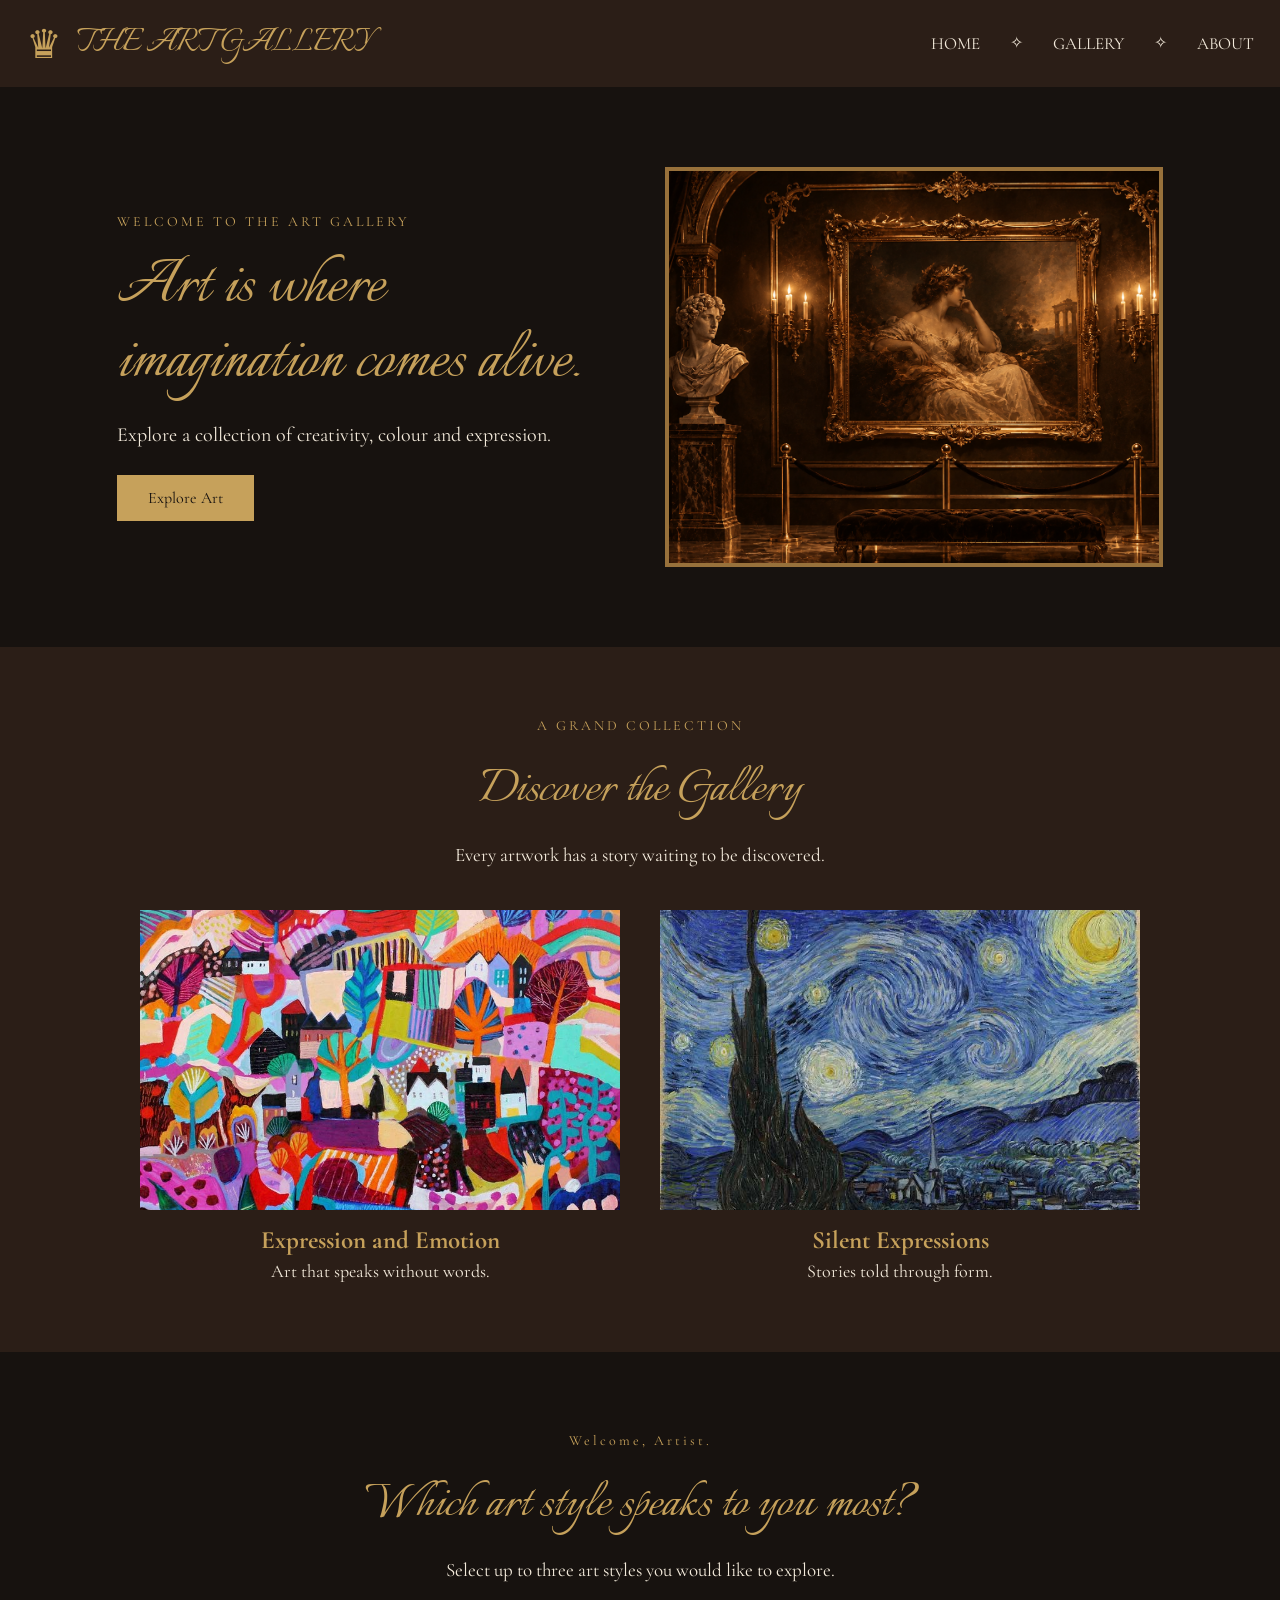
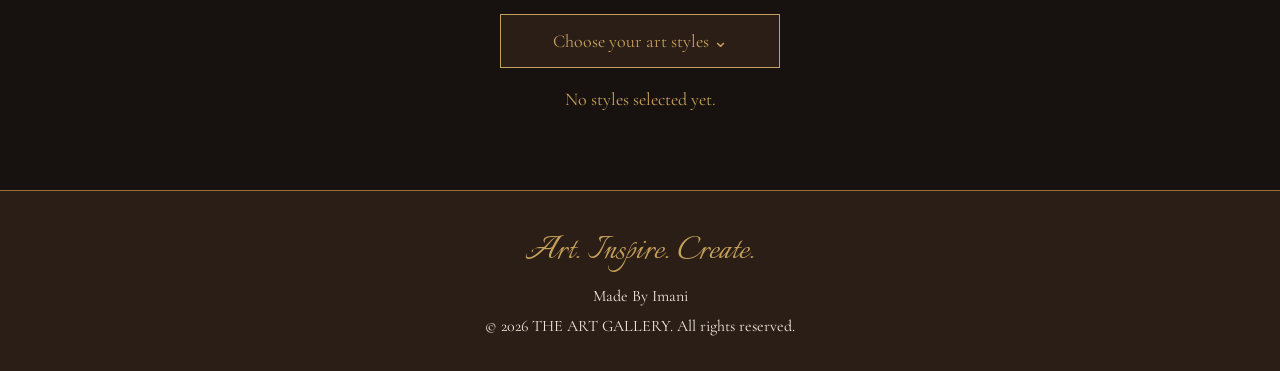
<file: THE ART GALLERY/index.html>
<!DOCTYPE html>
<html lang="en">

<head>
    <meta charset="UTF-8">
    <meta name="viewport" content="width=device-width, initial-scale=1.0">

    <title>THE ART GALLERY</title>

    <link rel="stylesheet" href="home.css">

    <link href="https://fonts.googleapis.com/css2?family=Cormorant+Garamond:wght@400;500;600;700&family=Italianno&display=swap" rel="stylesheet">
</head>

<body>

    <a href="#main" class="skip-link">Skip to content</a>

    <header>

        <nav>

            <h2 class="logo">
         <span class="crown">♛</span> THE ART GALLERY
           </h2>


            <ul>
                <li><a href="index.html">HOME</a></li>
                     <span>✧</span>
                <li><a href="gallery.html">GALLERY</a></li>
                     <span>✧</span>
                <li><a href="about.html">ABOUT</a></li>
            </ul>

        </nav>

    </header>


    <main id="main">

        <section class="hero">

            <div class="hero-text">

                <p class="small-heading">
                    WELCOME TO THE ART GALLERY
                </p>

                <h1>
                    Art is where imagination comes alive.
                </h1>

                <p class="description">
                    Explore a collection of creativity, colour
                    and expression.
                </p>

                <a href="gallery.html" class="button">
                    Explore Art
                </a>

            </div>


            <div class="hero-image">

                <img src="background image.png"
                     alt="A beautiful painting displayed in an art gallery">

            </div>

        </section>

        <section class="featured">

            <p class="small-heading">
                A GRAND COLLECTION
            </p>

            <h2>
                Discover the Gallery
            </h2>

            <p class="section-description">
                Every artwork has a story waiting to be discovered.
            </p>


            <div class="artworks">

                <div class="artwork">

                    <img src="./colorfulwork.jpg"
                         alt="Colourful expressive artwork">

                    <h3>
                        Expression and Emotion
                    </h3>

                    <p>
                        Art that speaks without words.
                    </p>

                </div>


                <div class="artwork">

                    <img src="./expressivework.jpg"
                         alt="Expressive artwork">

                    <h3>
                        Silent Expressions
                    </h3>

                    <p>
                        Stories told through form.
                    </p>

                </div>

            </div>

        </section>

        <section class="preferences">

            <p class="small-heading">
                Welcome, Artist.
            </p>

            <h2>
                Which art style speaks to you most?
            </h2>

            <p class="section-description">
                Select up to three art styles you would like to explore.
            </p>


            <button id="dropdownButton"
                    class="dropdown-button"
                    aria-expanded="false">

                Choose your art styles

                <span>⌄</span>

            </button>


            <div id="options" class="options hidden">

                <button class="style-option" data-style="Drawings">
                    ✏️ Drawings
                </button>

                <button class="style-option" data-style="Paintings">
                    🎨 Paintings
                </button>

                <button class="style-option" data-style="Mosaic">
                    🖌️ Mosaic
                </button>

                <button class="style-option" data-style="Sculpture">
                    🗿 Sculpture
                </button>

                <button class="style-option" data-style="Modern Art">
                    🤖 Modern Art
                </button>

                <button id="randomButton" class="style-option">
                    🎲 Random
                </button>

            </div>


            <p id="selectionText" class="selection-text">
                No styles selected yet.
            </p>

        </section>

    </main>

    <div id="randomPopup"
         class="popup hidden"
         role="dialog"
         aria-modal="true"
         aria-labelledby="randomTitle">

        <div class="popup-content">

            <button id="closePopup"
                    class="close-button"
                    aria-label="Close popup">
                ×
            </button>

            <h2 id="randomTitle">
                Rolling infinite possibilities!
            </h2>

            <div id="dice" class="dice">
                🎲
            </div>

            <p id="randomResult">
                Finding your art style...
            </p>

            <button id="tryAgain" class="button hidden">
                Try Again
            </button>

        </div>

    </div>

    <footer>

        <h2>
            Art. Inspire. Create.
        </h2>

        <p>
            Made By Imani
        </p>

        <p>
            © 2026 THE ART GALLERY. All rights reserved.
        </p>

    </footer>


    <script src="home.js"></script>

</body>

</html>
</file>
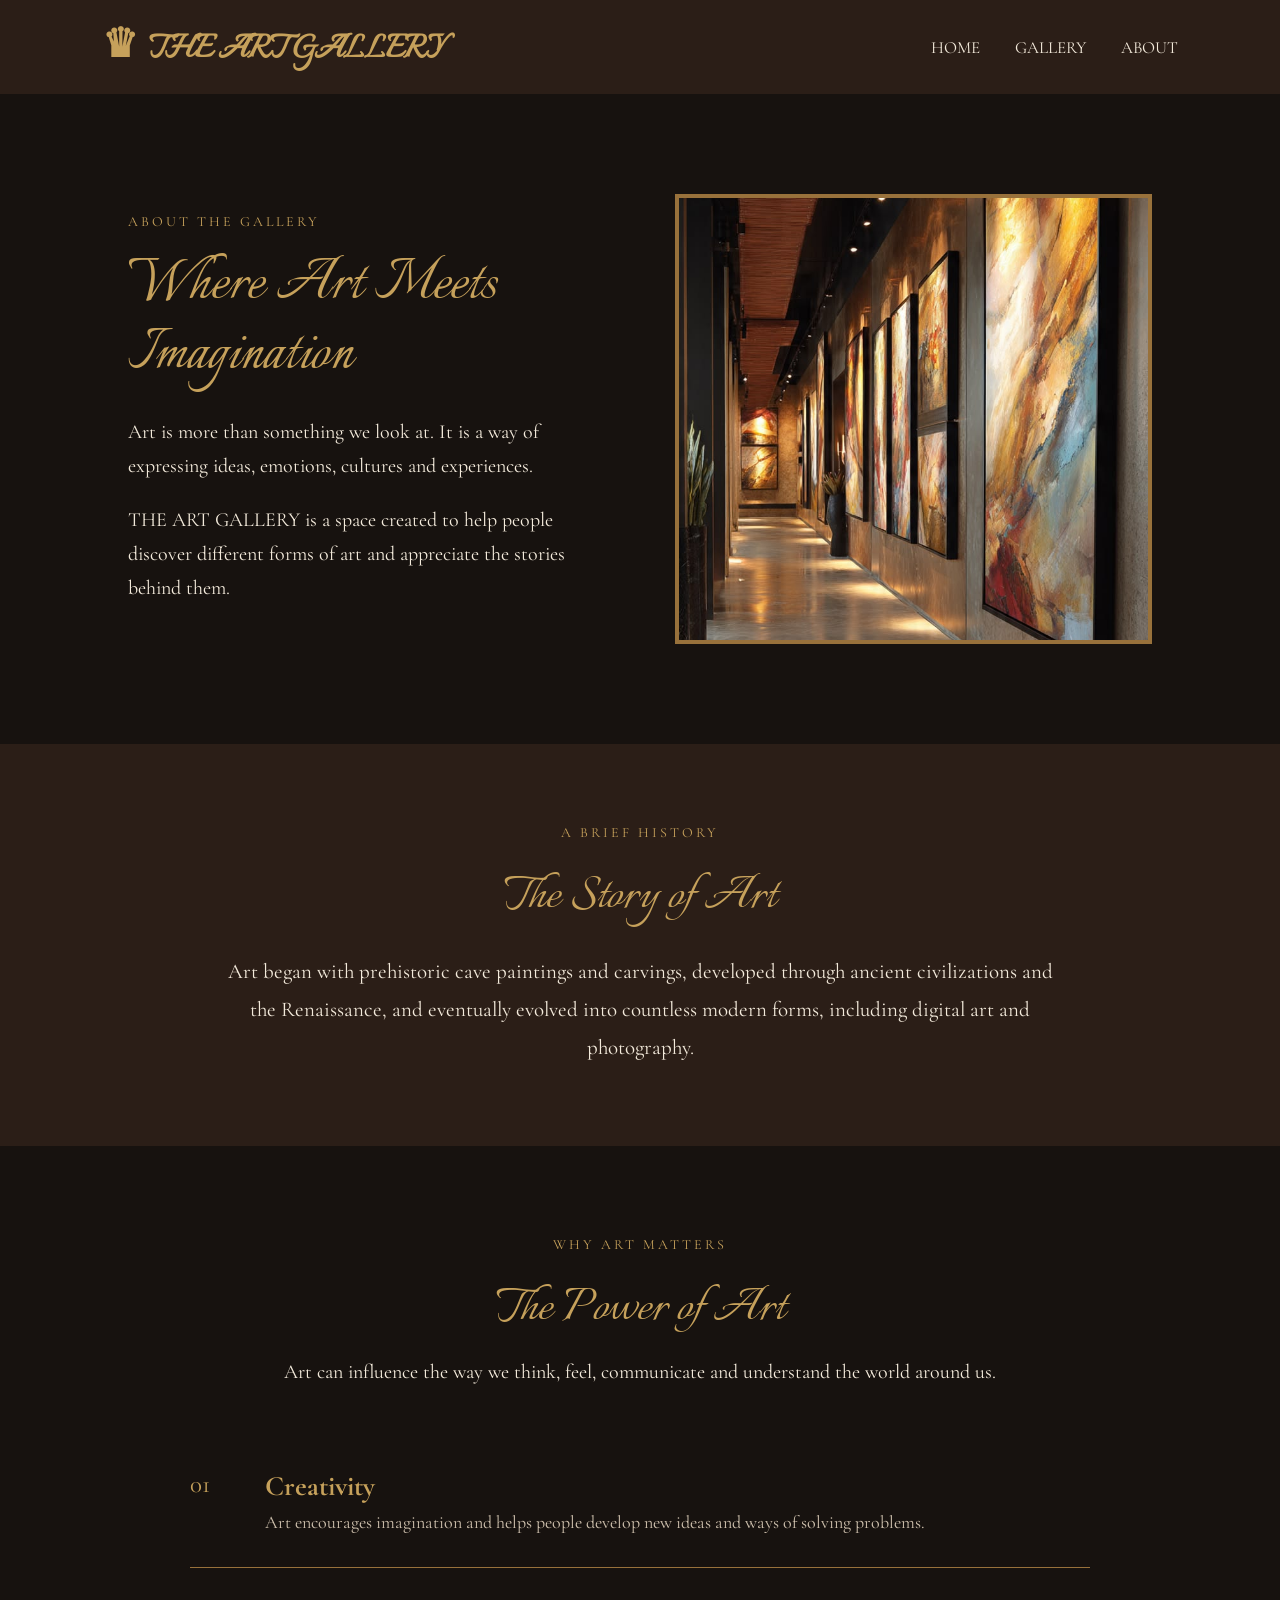
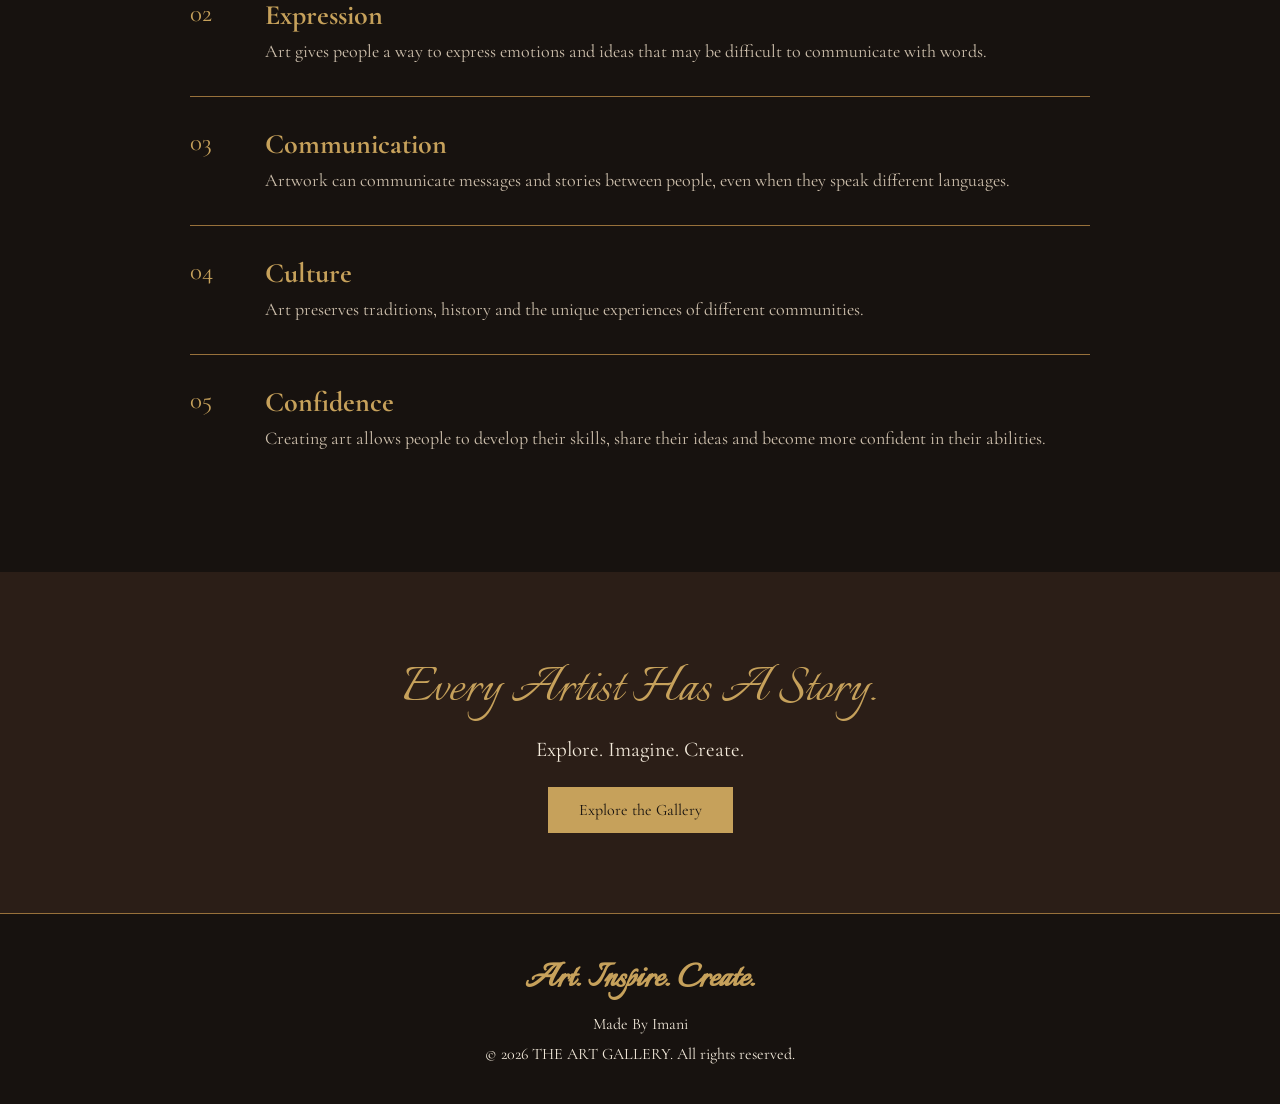
<file: THE ART GALLERY/about.html>
<!DOCTYPE html>
 <html lang="en">

<head>
    <meta charset="UTF-8">
    <meta name="viewport" content="width=device-width, initial-scale=1.0">

    <title>About | THE ART GALLERY</title>

    <link rel="stylesheet" href="about.css">
   
    <link href="https://fonts.googleapis.com/css2?family=Cormorant+Garamond:wght@400;500;600;700&family=Italianno&display=swap" rel="stylesheet">
</head>

<body>
      
      <a href="#main" class="skip-link">Skip to content</a>

      <header>

        <nav>

             <h2 class="logo">
         <span class="crown">♛</span> THE ART GALLERY
           </h2>

            <ul>
                <li>
                    <a href="index.html">HOME</a>
                </li>

                <li>
                    <a href="gallery.html">GALLERY</a>
                </li>

                <li>
                    <a href="about.html">ABOUT</a>
                </li>
            </ul>

        </nav>

    </header>

     <main id="main">

         <section class="about-hero">

            <div class="about-text">

                <p class="small-heading">ABOUT THE GALLERY</p>

                <h1>Where Art Meets Imagination</h1>

                <p>
                    Art is more than something we look at.
                    It is a way of expressing ideas, emotions,
                    cultures and experiences.
                </p>

                <p>
                    THE ART GALLERY is a space created to help
                    people discover different forms of art and
                    appreciate the stories behind them.
                </p>

            </div>


            <div class="about-image">

                <img src="./displayed art.jpg"
                     alt="Artwork displayed in an elegant art gallery">

            </div>

        </section>
           
        <section class="history">

            <p class="small-heading">A BRIEF HISTORY</p>

            <h2>The Story of Art</h2>

            <p class="history-text">
                Art began with prehistoric cave paintings and carvings,
                developed through ancient civilizations and the Renaissance,
                and eventually evolved into countless modern forms, including
                digital art and photography.
            </p>

        </section>

            <section class="benefits">

            <p class="small-heading">WHY ART MATTERS</p>

            <h2>The Power of Art</h2>

            <p class="intro">
                Art can influence the way we think, feel,
                communicate and understand the world around us.
            </p>


            <div class="benefit-list">

                <!-- Benefit 1 -->
                <div class="benefit">

                    <div class="number">01</div>

                    <div>
                        <h3>Creativity</h3>

                        <p>
                            Art encourages imagination and helps
                            people develop new ideas and ways of
                            solving problems.
                        </p>
                    </div>

                </div>

                  <div class="benefit">

                    <div class="number">02</div>

                    <div>
                        <h3>Expression</h3>

                        <p>
                            Art gives people a way to express
                            emotions and ideas that may be difficult
                            to communicate with words.
                        </p>
                    </div>

                </div>

                   <div class="benefit">

                    <div class="number">03</div>

                    <div>
                        <h3>Communication</h3>

                        <p>
                            Artwork can communicate messages and
                            stories between people, even when they
                            speak different languages.
                        </p>
                    </div>

                </div>

                 <div class="benefit">

                    <div class="number">04</div>

                    <div>
                        <h3>Culture</h3>

                        <p>
                            Art preserves traditions, history and
                            the unique experiences of different
                            communities.
                        </p>
                    </div>

                </div>


                 <div class="benefit">

                    <div class="number">05</div>

                    <div>
                        <h3>Confidence</h3>

                        <p>
                            Creating art allows people to develop
                            their skills, share their ideas and
                            become more confident in their abilities.
                        </p>
                    </div>

                </div>

            </div>

        </section>

         <section class="closing">

            <h2>Every Artist Has A Story.</h2>

            <p>
                Explore. Imagine. Create.
            </p>

            <a href="gallery.html" class="button">
                Explore the Gallery
            </a>

        </section>

    </main>

  <footer>

        <h2>Art. Inspire. Create.</h2>

        <p>Made By Imani</p>

        <p>
            © 2026 THE ART GALLERY. All rights reserved.
        </p>

    </footer>

           <script src="about.js"></script>

</body>

</html>
</file>
<file: THE ART GALLERY/home.css>
* {
    margin: 0;
    padding: 0;
    box-sizing: border-box;
}

html {
    scroll-behavior: smooth;
    width: 100%;
}

body {
    width: 100%;
    max-width: 100%;
    overflow-x: hidden;

    background-color: #17120f;
    color: #f3eadb;

    font-family: 'Cormorant Garamond', serif;
}
 
.logo {
    display: flex;
    align-items: center;
    gap: 10px;

    font-family: 'Italianno', cursive;

    color: #c6a15b;

    font-size: 38px;

    font-weight: normal;

    white-space: nowrap;
}

   .crown {
    font-family: Arial, sans-serif;
     font-size: 40px; 
     color: #c6a15b;
    margin-right: 5px;
}


.skip-link {
    position: absolute;
    left: -999px;
}

.skip-link:focus {
    left: 10px;
    top: 10px;

    background-color: #c6a15b;
    color: #17120f;

    padding: 10px;

    z-index: 100;
}


header {
    width: 100%;
    background-color: #2b1e17;
    padding: 20px 2%;
}

nav {
    width: 100%;

    display: flex;
    justify-content: space-between;
    align-items: center;

    gap: 20px;
}


.logo {
    font-family: 'Italianno', cursive;

    color: #c6a15b;

    font-size: 38px;

    font-weight: normal;

    white-space: nowrap;
}


nav ul {
    display: flex;

    list-style: none;

    gap: 30px;

    flex-wrap: wrap;
}

nav a {
    color: #f3eadb;

    text-decoration: none;

    font-family: 'Cormorant Garamond', serif;

    font-size: 17px;

    transition: 0.3s;
}

nav a:hover {
    color: #c6a15b;
}


.hero {
    width: 100%;
    max-width: 1200px;

    margin: 0 auto;

    display: flex;

    align-items: center;

    justify-content: space-between;

    gap: 50px;

    padding: 80px 6%;
}

   body {
    animation: fadeIn 0.3s ease-in;
}

  .entrance {
    animation: appear 1.5s ease forwards;
}

   body {
    animation: appear 1.5s ease forwards;
}

@keyframes appear {

    from {
        opacity: 0;
        transform: translateY(30px);
    }

    to {
        opacity: 1;
        transform: translateY(0);
    }

}


.hero-text,
.hero-image {
    flex: 1;
    min-width: 0;
}



.small-heading {
    color: #c6a15b;

    letter-spacing: 3px;

    font-size: 14px;

    margin-bottom: 20px;
}




.hero h1 {
    font-family: 'Italianno', cursive;

    color: #c6a15b;

    font-size: clamp(50px, 6vw, 75px);

    font-weight: normal;

    line-height: 1;

    margin-bottom: 20px;
}




.description {
    font-size: 20px;

    line-height: 1.5;

    margin-bottom: 25px;
}




.button {
    display: inline-block;

    background-color: #c6a15b;

    color: #17120f;

    padding: 12px 30px;

    text-decoration: none;

    border: 1px solid #c6a15b;

    font-family: 'Cormorant Garamond', serif;

    transition: 0.3s;
}

.button:hover {
    background-color: transparent;

    color: #c6a15b;
}



.hero-image {
    display: flex;

    justify-content: center;
}

.hero-image img {
    width: 100%;
    max-width: 520px;

    height: 400px;

    object-fit: cover;

    border: 4px solid #98713b;

    display: block;
}




.featured {
    width: 100%;

    background-color: #2b1e17;

    text-align: center;

    padding: 70px 6%;
}



.featured h2 {
    font-family: 'Italianno', cursive;

    color: #c6a15b;

    font-size: clamp(45px, 5vw, 58px);

    font-weight: normal;

    margin-bottom: 15px;
}




.section-description {
    font-size: 19px;

    line-height: 1.5;

    margin-bottom: 30px;
}



.artworks {
    width: 100%;
    max-width: 1000px;

    margin: 40px auto 0;

    display: flex;

    justify-content: center;

    gap: 40px;
}



.artwork {
    width: 50%;

    min-width: 0;
}

.artwork img {
    width: 100%;

    height: 300px;

    object-fit: cover;

    display: block;
}

.artwork h3 {
    color: #c6a15b;

    font-size: 25px;

    margin-top: 15px;
}

.artwork p {
    font-size: 18px;

    margin-top: 5px;
}


.preferences {
    width: 100%;

    text-align: center;

    padding: 80px 6%;
}


.preferences h2 {
    font-family: 'Italianno', cursive;

    color: #c6a15b;

    font-size: clamp(45px, 5vw, 58px);

    font-weight: normal;

    margin-bottom: 15px;
}


.dropdown-button {
    background-color: #2b1e17;

    color: #c6a15b;

    border: 1px solid #c6a15b;

    padding: 15px 25px;

    width: min(280px, 90%);

    font-family: 'Cormorant Garamond', serif;

    font-size: 18px;

    cursor: pointer;
}


.options {
    display: flex;

    flex-direction: column;

    align-items: center;

    gap: 12px;

    margin: 20px auto;
}

.style-option {
    background-color: #2b1e17;

    color: #c6a15b;

    border: 1px solid #c6a15b;

    padding: 12px 25px;

    width: min(280px, 90%);

    font-family: 'Cormorant Garamond', serif;

    font-size: 18px;

    cursor: pointer;

    transition: 0.3s;
}

.style-option:hover,
.style-option.chosen {
    background-color: #c6a15b;

    color: #2b1e17;
}


.hidden {
    display: none !important;
}


.selection-text {
    color: #c6a15b;

    font-size: 18px;

    margin-top: 20px;
}


.popup {
    position: fixed;

    top: 0;
    left: 0;

    width: 100vw;
    height: 100vh;

    background-color: rgba(0, 0, 0, 0.85);

    display: flex;

    justify-content: center;

    align-items: center;

    z-index: 1000;

    padding: 20px;
}


.popup-content {
    width: min(350px, 90vw);

    background-color: #2b1e17;

    border: 2px solid #c6a15b;

    padding: 40px 30px;

    text-align: center;

    position: relative;
}


.popup-content h2 {
    font-family: 'Italianno', cursive;

    color: #c6a15b;

    font-size: 40px;

    font-weight: normal;
}


.dice {
    font-size: 70px;

    margin: 25px;
}


.close-button {
    position: absolute;

    right: 15px;
    top: 10px;

    background: none;

    border: none;

    color: #f3eadb;

    font-size: 30px;

    cursor: pointer;

    line-height: 1;
}

.close-button:hover {
    color: #c6a15b;
}


footer {
    width: 100%;

    background-color: #2b1e17;

    text-align: center;

    padding: 35px 20px;

    border-top: 1px solid #98713b;
}


footer h2 {
    font-family: 'Italianno', cursive;

    color: #c6a15b;

    font-size: 40px;

    font-weight: normal;
}



footer p {
    margin-top: 10px;

    font-size: 16px;
}


button:focus-visible,
a:focus-visible {
    outline: 3px solid #f3eadb;

    outline-offset: 4px;
}


@media (max-width: 850px) {

    header {
        padding: 18px 5%;
    }

    nav {
        flex-direction: column;

        gap: 15px;
    }

    .hero {
        flex-direction: column;

        text-align: center;

        padding: 60px 6%;
    }

    .hero-image {
        width: 100%;
    }

    .hero-image img {
        max-width: 600px;

        height: 350px;
    }

    .artworks {
        flex-direction: column;

        align-items: center;
    }

    .artwork {
        width: min(600px, 100%);
    }

}


@media (max-width: 500px) {

    nav ul {
        gap: 15px;
    }

    nav a {
        font-size: 15px;
    }

    .logo {
        font-size: 32px;
    }

    .hero {
        padding: 50px 5%;
    }

    .hero h1 {
        font-size: 48px;
    }

    .hero-image img {
        height: 280px;
    }

    .featured,
    .preferences {
        padding: 60px 5%;
    }

    .artwork img {
        height: 250px;
    }

    .popup-content {
        padding: 35px 20px;
    }

}

@media (prefers-reduced-motion: reduce) {

    html {
        scroll-behavior: auto;
    }

    * {
        transition: none !important;

        animation: none !important;
    }

}
</file>
<file: THE ART GALLERY/about.css>
* {
    margin: 0;
    padding: 0;
    box-sizing: border-box;
}

html {
    scroll-behavior: smooth;
}

body {
    background-color: #17120f;
    color: #f3eadb;
    font-family: 'Cormorant Garamond', serif;
}

    .crown {
    font-family: Arial, sans-serif;
     font-size: 40px; 
     color: #c6a15b;
    margin-right: 5px;
}

   header {
    width: 100%;
    background-color: #2b1e17;
    padding: 20px 10px;
}

.skip-link {
    position: absolute;
    left: -999px;
}

.skip-link:focus {
    left: 10px;
    top: 10px;

    background-color: #c6a15b;
    color: #17120f;

    padding: 10px;

    z-index: 100;
}

header {
    background-color: #2b1e17;
    padding: 20px 8%;
}

nav {
    display: flex;
    justify-content: space-between;
    align-items: center;
}

.logo {
    font-family: 'Italianno', cursive;
    color: #c6a15b;
    font-size: 38px;
}

nav ul {
    display: flex;
    list-style: none;
    gap: 35px;
}

nav a {
    color: #f3eadb;
    text-decoration: none;
    font-size: 17px;

    transition: 0.3s;
}

nav a:hover {
    color: #c6a15b;
}

.about-hero {
    display: flex;

    justify-content: center;
    align-items: center;

    gap: 70px;

    padding: 100px 10%;

    min-height: 600px;
}

.about-text {
    flex: 1;
}

.small-heading {
    color: #c6a15b;

    letter-spacing: 3px;

    font-size: 14px;

    margin-bottom: 20px;
}

.about-text h1 {
    font-family: 'Italianno', cursive;

    color: #c6a15b;

    font-size: 70px;

    font-weight: normal;

    line-height: 1;

    margin-bottom: 25px;
}

.about-text p:not(.small-heading) {
    font-size: 20px;

    line-height: 1.7;

    margin-bottom: 20px;
}

.about-image {
    flex: 1;
}

.about-image img {
    width: 100%;

    height: 450px;

    object-fit: cover;

    border: 4px solid #98713b;

    display: block;
}

.history {
    background-color: #2b1e17;

    text-align: center;

    padding: 80px 15%;
}

.history h2 {
    font-family: 'Italianno', cursive;

    color: #c6a15b;

    font-size: 58px;

    font-weight: normal;

    margin-bottom: 20px;
}

.history-text {
    max-width: 850px;

    margin: auto;

    font-size: 21px;

    line-height: 1.8;
}

.benefits {
    padding: 90px 12%;
}

.benefits > .small-heading {
    text-align: center;
}

.benefits h2 {
    font-family: 'Italianno', cursive;

    color: #c6a15b;

    font-size: 58px;

    font-weight: normal;

    text-align: center;

    margin-bottom: 15px;
}

.intro {
    text-align: center;

    font-size: 20px;

    margin-bottom: 55px;
}

.benefit-list {
    max-width: 900px;

    margin: auto;
}

.benefit {
    display: flex;

    align-items: flex-start;

    gap: 30px;

    padding: 30px 0;

    border-bottom: 1px solid #98713b;
}

.benefit:last-child {
    border-bottom: none;
}

.number {
    color: #c6a15b;

    font-size: 25px;

    min-width: 45px;
}

.benefit h3 {
    color: #c6a15b;

    font-size: 28px;

    margin-bottom: 5px;
}

.benefit p {
    font-size: 18px;

    line-height: 1.6;

    color: #cfc1ae;
}

.closing {
    text-align: center;

    background-color: #2b1e17;

    padding: 80px 20px;
}

.closing h2 {
    font-family: 'Italianno', cursive;

    color: #c6a15b;

    font-size: 60px;

    font-weight: normal;

    margin-bottom: 10px;
}

.closing p {
    font-size: 21px;

    margin-bottom: 25px;
}

.button {
    display: inline-block;

    background-color: #c6a15b;

    color: #17120f;

    padding: 12px 30px;

    text-decoration: none;

    border: 1px solid #c6a15b;

    transition: 0.3s;
}

.button:hover {
    background-color: transparent;

    color: #c6a15b;
}

footer {
    background-color: #17120f;

    text-align: center;

    padding: 40px;

    border-top: 1px solid #98713b;
}

footer h2 {
    font-family: 'Italianno', cursive;

    color: #c6a15b;

    font-size: 40px;
}

footer p {
    margin-top: 10px;

    font-size: 16px;
}

button:focus-visible,
a:focus-visible {
    outline: 3px solid #f3eadb;

    outline-offset: 4px;
}

@media (max-width: 760px) {

    nav {
        flex-direction: column;

        gap: 20px;
    }


    .about-hero {
        flex-direction: column;

        text-align: center;

        padding: 70px 8%;
    }


    .about-text h1 {
        font-size: 55px;
    }


    .about-image img {
        height: 350px;
    }


    .history {
        padding: 70px 8%;
    }


    .benefits {
        padding: 70px 8%;
    }


    .closing h2 {
        font-size: 50px;
    }

}

@media (max-width: 420px) {

    nav ul {
        gap: 15px;
    }


    .about-text h1 {
        font-size: 45px;
    }


    .about-text p:not(.small-heading) {
        font-size: 18px;
    }


    .about-image img {
        height: 280px;
    }


    .history h2,
    .benefits h2 {
        font-size: 48px;
    }


    .benefit {
        gap: 15px;
    }


    .benefit h3 {
        font-size: 24px;
    }


    .benefit p {
        font-size: 17px;
    }

}

@media (prefers-reduced-motion: reduce) {

    html {
        scroll-behavior: auto;
    }

    * {
        transition: none !important;

        animation: none !important;
    }

}
</file>
